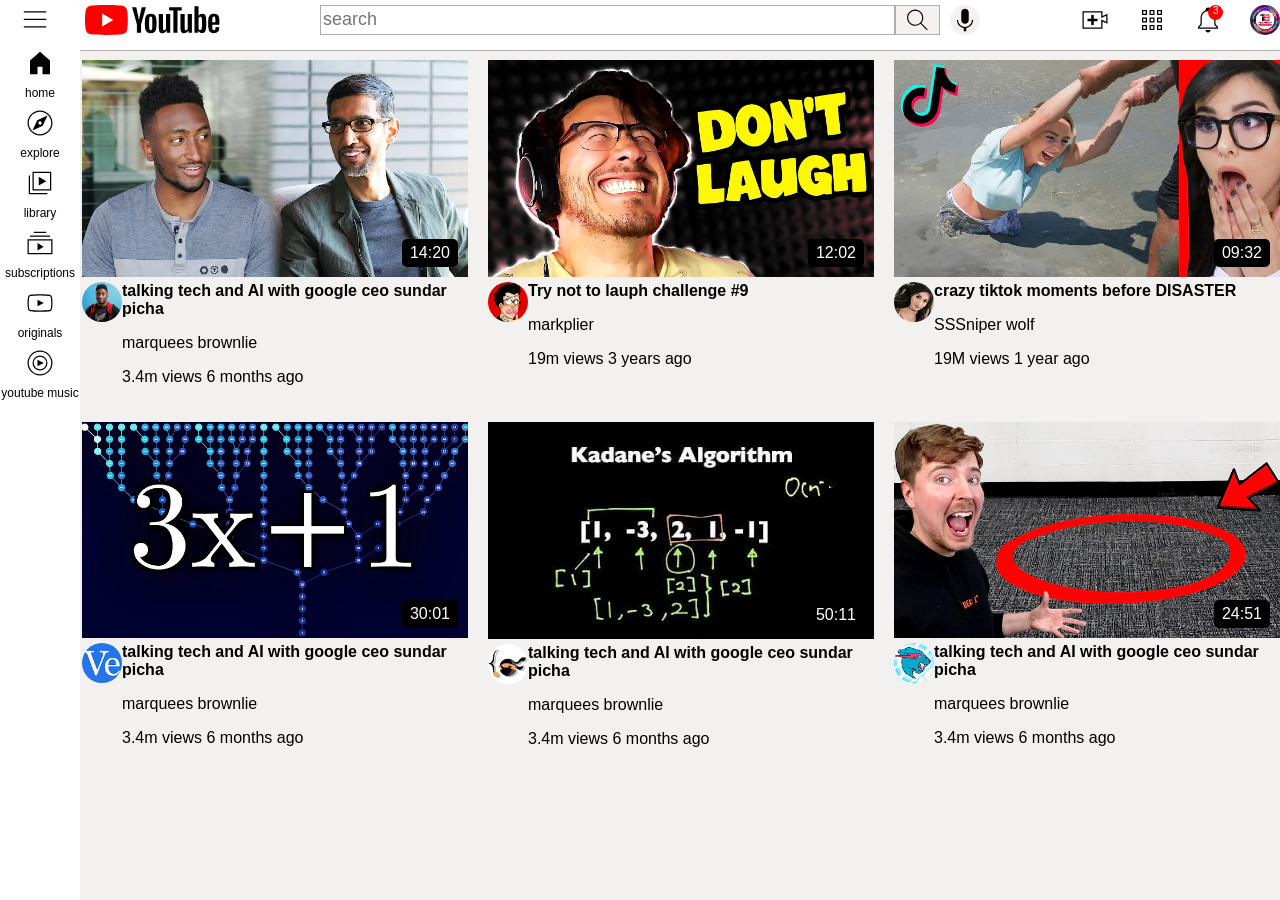
<file: index.html>
<html lang="en">
<head>
    <meta charset="UTF-8">
    <meta http-equiv="X-UA-Compatible" content="IE=edge">
    <meta name="viewport" content="width=device-width, initial-scale=1.0">
    <title>Youtube clone</title>
    <link rel="stylesheet" href="style.css">
</head>
<body>
    <!--this is the header-->
    <div class="header">
        <div class="left-section">
            <img src="./icons/hamburger-menu.svg" class="menu">
            <img src="./icons/youtube-logo.svg"  class="logo">
        </div>
        <div class="middle-section">
            <input class="search-bar" type="text" placeholder="search">
            <img class="src-icon" src="./icons/search.svg" >
            <img src="./icons/voice-search-icon.svg" class="voice-button">

        </div>
        <div class="right-section">
            <img src="./icons/upload.svg" class="upload">
            
            <img src="./icons/youtube-apps.svg" class="menu-2">
            <div class="note">
            <img src="./icons/notifications.svg" class="notification">
            <div class="notification-2 ">
                 3 
            </div>
            </div>
            <img src="./images/tech 4.jfif" class="profile-pic-2">
        </div>
    </div>
    <div class="side-bar">
 
        <div class="icons">
            <img class="icon" src="./icons/home.svg">
            home
        </div>
        <div class="icons">
            <img class="icon" src="./icons/explore.svg">
            explore
        </div>
        <div class="icons">
            <img class="icon" src="./icons/library.svg">
            library
        </div>
        <div class="icons">
            <img class="icon" src="./icons/subscriptions.svg">
            subscriptions
        </div>
        <div class="icons">
            <img class="icon" src="./icons/originals.svg">
            originals
        </div>
        <div class="icons">
            <img class="icon" src="./icons/youtube-music.svg">
            youtube music
        </div>
  
    </div>
    <div class="box">
        <div class="container">
            <div class="image">
               <img class="pic" src="./images/thumbnail-1.webp" > 
                    <div class="time-stamp">
                        14:20
                    </div>
            </div>        
            <div class="container-2">
                <img class="profile-pic" src="./images/channel-1.jpeg">
                
                <div class="video-stats">
                    <p> <strong>talking tech and AI with google ceo sundar picha</strong> </p>
                    <p>marquees brownlie</p>
                    <p>3.4m views 6 months ago</p>
                </div>
            </div>
        </div>
        <div class="container">
            <div class="image">
                <img class="pic" src="./images/thumbnail-2.webp" > 
                <div class="time-stamp">
                    12:02
                </div> 
                
            </div>
            <div class="container-2">
                <img class="profile-pic" src="./images/channel-2.jpeg" >
                   
                <div class="video-stats">
                    <p> <strong>Try not to lauph challenge #9</strong> </p>
                    <p>markplier</p>
                    <p>19m views 3 years ago</p>
                </div>
            </div>
        </div>
        <div class="container">
            <div class="image">
                <img class="pic" src="./images/thumbnail-3.webp" > 
                <div class="time-stamp">
                    09:32
                </div>
            </div>
            <div class="container-2">
                <img class="profile-pic" src="./images/channel-3.jpeg" >
                
                <div class="video-stats">
                    <p> <strong>crazy tiktok moments before DISASTER</strong> </p>
                    <p>SSSniper wolf </p>
                    <p>19M views 1 year ago</p>
                </div>
            </div>
        </div>
        <div class="container">
            <div class="image">
                <img class="pic" src="./images/thumbnail-4.webp" > 
                <div class="time-stamp">
                    30:01
                </div>
            </div>
            <div class="container-2">
                <img class="profile-pic" src="./images/channel-4.jpeg" >
 
            
                <div class="video-stats">
                    <p> <strong>talking tech and AI with google ceo sundar picha</strong> </p>
                    <p>marquees brownlie</p>
                    <p>3.4m views 6 months ago</p>
                </div>
            </div>
        </div>
        <div class="container">
            <div class="image">
                <img class="pic" src="./images/thumbnail-5.webp" > 
                <div class="time-stamp">
                    50:11
                </div>
 
            </div>
            <div class="container-2">
 
                <img class="profile-pic" src="./images/channel-5.jpeg">


                <div class="video-stats">
                    <p> <strong>talking tech and AI with google ceo sundar picha</strong> </p>
                    <p>marquees brownlie</p>
                    <p>3.4m views 6 months ago</p>
                </div>
            </div>
        </div>
        <div class="container">
            <div class="image">
                <img class="pic" src="./images/thumbnail-6.webp" > 
                <div class="time-stamp">
                    24:51
                </div>
 
            </div>
            <div class="container-2">

                <img class="profile-pic" src="./images/channel-6.jpeg" >


                <div class="video-stats">
                    <p> <strong>talking tech and AI with google ceo sundar picha</strong> </p>
                    <p>marquees brownlie</p>
                    <p>3.4m views 6 months ago</p>
                </div>
            </div>
        </div>
    </div>
</body>
</html>
</file>
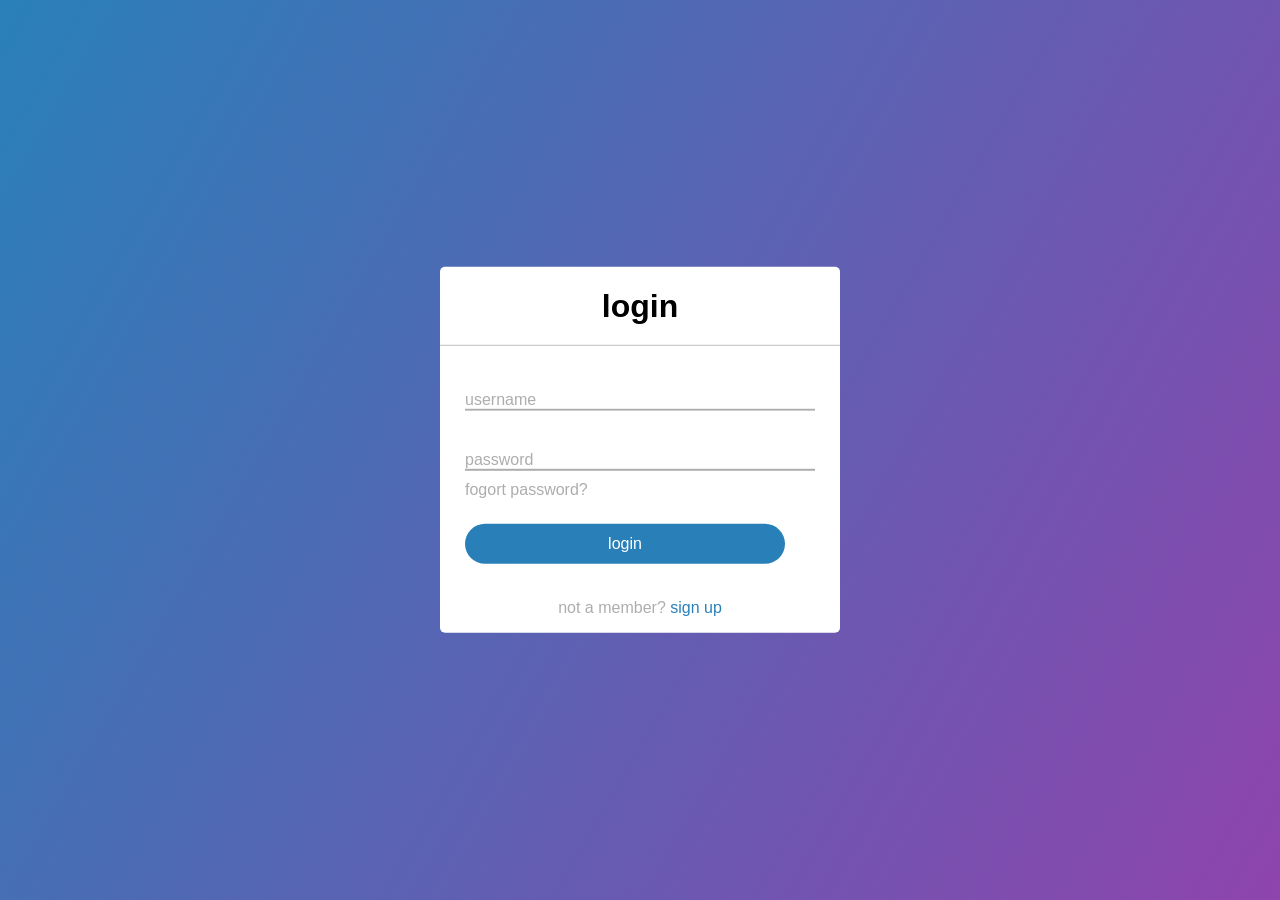
<file: login-form/index.html>
<html lang="en">
<head>
    <meta charset="UTF-8">
    <meta http-equiv="X-UA-Compatible" content="IE=edge">
    <meta name="viewport" content="width=device-width, initial-scale=1.0">
    <title>Document</title>
    <link rel="stylesheet" href="style.css">
</head>
<body>
    <div class="center">
        <form>
            <h1>login</h1>
            <div class="input-type">
                <input type="text">
                <label>username</label>
                
            </div>
            <div class="input-type">
                <input type="password">
                <label>password</label>
            </div>
            <div class="pass">
                fogort password?
            </div>
            <div class="log">
            <input type="submit" value="login">
            </div>
            <div class="sign">
                not a member?  <a href="#">sign up</a>
            </div>
        </form>

    </div>

    
</body>
</html>
</file>
<file: style.css>
body{
    font-family: sans-serif;
    margin:0;
    padding: 60px 0 0 82px;
    background-color: rgb(243, 240, 240);

} 
.header{
    display: flex;
    position: fixed;
    top: 0;
    right: 0;
    left: 0;
    justify-content: space-between;
    margin: 0 0 10px 0;
    background-color: white;
    height: 50px;
    border-bottom: 1px solid #adadad ;
    z-index: 100;
}
.left-section{
    width: 200px;
    display: flex;
    justify-content: space-between;
    align-items: center;
    height: 40px;
    margin: 0 0 0 20px;
}
.menu{
    height: 30px;

}
.logo{
    height: 30px;
}

.middle-section{
    display: flex;
    flex: 1;
    align-items: center;
    width: 500px;
    height: 40px;
    margin: 0 100px 0 100px;
}
.search-bar{
    width: 100%;
    outline: none;
    border: 1px solid #adadad;
    height: 30px;

}
.search-bar::placeholder{
    font-size: 18px;
}
.src-icon{
    border: 1px solid #adadad;
    width: 50px;
    background-color: rgb(245, 241, 241);
    height: 28px;
    border: 1px solid #adadad;
}
.voice-button{
    background: rgb(245, 241, 241);
    margin: 0 0 0 10px;
    border-radius: 20px;
    height: 30px;
    
}
.right-section{
    width: 200px;
    height: 40px;
    display: flex;
    align-items: center;
    justify-content: space-between;

}
.upload{
    height: 30px;

}
.menu-2{
    height: 30px;
}
.note{
    position: relative;
}
.notification{
    height: 30px;
  
}
.notification-2{
    position: absolute;
    top: 0;
    right: 0;
    background-color: red;
    width:15px;
    height: 15px;
    border-radius: 7.5px;
    font-size: 10px;
    display: flex;
    align-content: center;
    justify-content: space-around;
    color: white;

}





   
.profile-pic-2{
    height: 30px;
    border-radius: 15px;
}
.side-bar{
    /*
    
    justify-content: space-between;
    */
    flex-direction: column;
    display: flex;
    align-content: center;
    position: fixed;
    top: 44;
    bottom: 0px;
    left: 0px;
    width: 80px; 
    z-index: 200;
    background-color: white;
                                                                                                       
}
.icons{
    height: 60px;
    display: flex;
    align-items: center;
    justify-content: space-around;
    flex-direction: column;
    font-size: 12px;

}
.icon{
    height: 30px;
}

.pic{
    z-index: 200;
    width: 100%;
    
    
}
.image{
    position: relative;
}

.time-stamp{
    position: absolute;
    bottom: 10px;
    right: 10px;
    background-color: black;
    z-index: 250;
    color: white;
    padding: 5px 8px;
    border-radius: 5px;
    

}
.video-stats p {
    
    margin-top: 0;
}
.box{
    display:grid;
    grid-template-columns:  1fr 1fr 1fr;  
    row-gap: 20px;
    column-gap: 20px;

}
.profile-pic{
    width: 40px;
    height: 40px;
    border-radius: 20px;
    
}
.container-2{
    display: grid;
    grid-template-columns: 40px 1fr;
    margin-top: 5px;
}
</file>
<file: login-form/style.css>
body {
    margin: 0;
    padding: 0;
    font-family: sans-serif;
    background: linear-gradient(120deg,#2980b9,#8e44ad);

 }
 .center{
    position:absolute;
    top: 50%;
    left: 50%;
    transform: translate(-50%,-50%);
    width: 400px;
    background-color: white;
    border-radius: 5px;
 }
 .center h1 {
    text-align: center;
    padding-bottom:20px;
    margin-bottom: 5px;
    border-bottom: 1px solid silver;
 }
 form .input-type{
    margin:0 25px ;
    border-bottom:2px solid #adadad ;
 }
.input-type input{
    height:40px;
    width:100%;
    font-size:16px;
    outline:none;
    border:none;

}
 .input-type label{
    color: #adadad;
}
.pass{
    margin:10px 25px 0 25px;
    color:#adadad;


}
.pass:hover {
    text-decoration: underline;

}
input[type="submit"] {
   width: 80%;
   margin: 25px ;
   height: 40px;
   border-radius: 20px;
   border: none;
   font-size: 16px;
   color: white;
   background-color: #2980b9;
}
.sign{
   margin: 10px 25px 0 25px;
   color: #adadad;
   text-decoration: none;  
   text-align: center;

}
.sign a {
   text-decoration: none;
   color: #2980b9;
}
.sign a:hover{
   text-decoration: underline;
   
}
</file>
